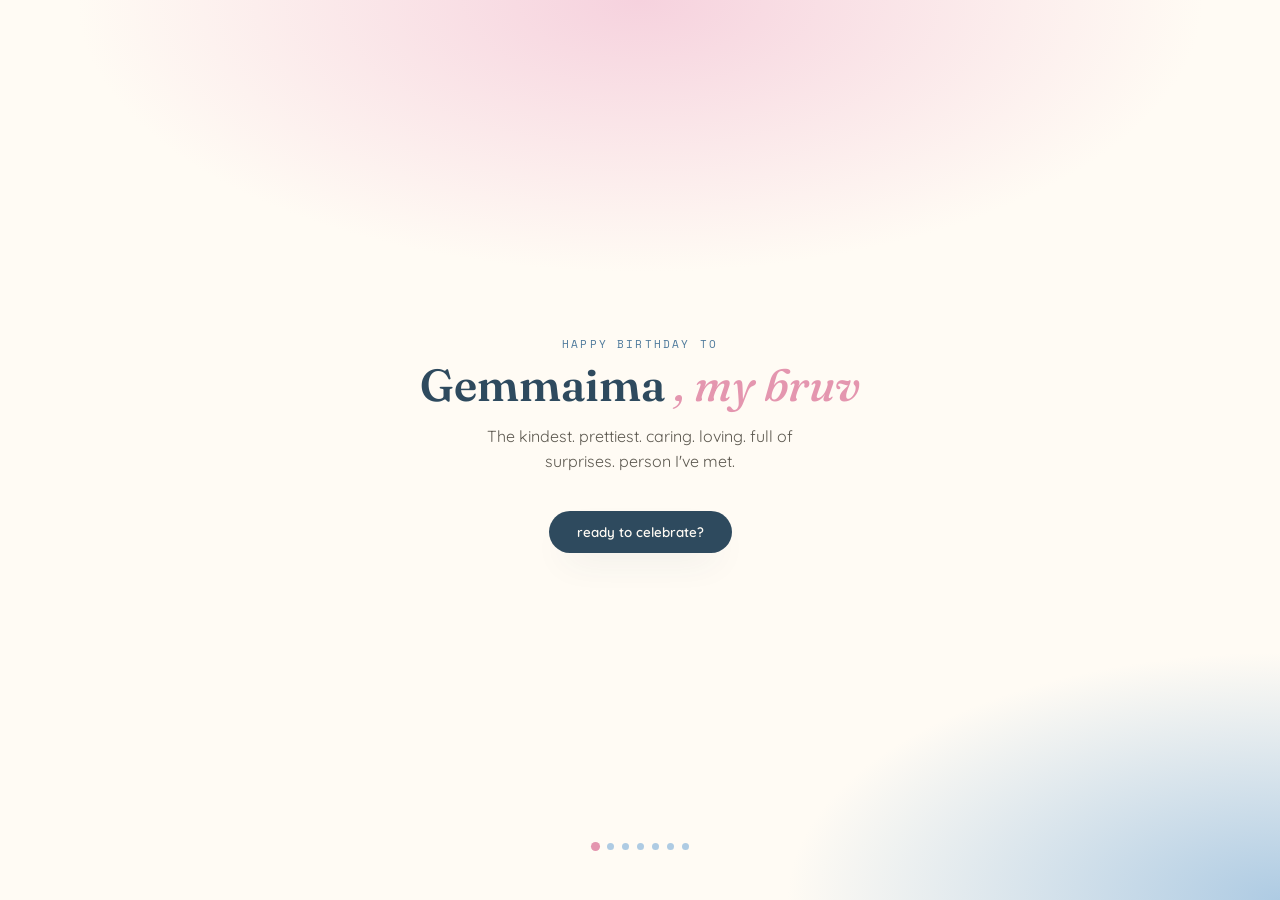
<file: index.html>
<!DOCTYPE html>
<html lang="en">
<head>
<meta charset="UTF-8">
<meta name="viewport" content="width=device-width, initial-scale=1.0, viewport-fit=cover">
<title>Geia's Birthday</title>
<link rel="preconnect" href="https://fonts.googleapis.com">
<link rel="preconnect" href="https://fonts.gstatic.com" crossorigin>
<link href="https://fonts.googleapis.com/css2?family=Fraunces:ital,opsz,wght@0,9..144,400;0,9..144,600;1,9..144,500;1,9..144,600&family=Quicksand:wght@400;500;600;700&family=Space+Mono:wght@400;700&display=swap" rel="stylesheet">
<link rel="stylesheet" href="css/style.css">
</head>
<body>

<div class="bgHearts" id="bgHearts" aria-hidden="true"></div>

<div class="wrapper">

  <main class="slides">

    <section class="slide show" id="slide-intro">
      <p class="tag">happy birthday to</p>
      <h1 class="title">Gemmaima <span class="nick">, my bruv</span></h1>
      <p class="introText">The kindest. prettiest. caring. loving. full of surprises. person I've met.</p>
      <button class="nextBtn" data-next="slide-cake">ready to celebrate?</button>
      <audio id="bgSong" loop autoplay muted playsinline>
        <source src="assets/audio/happy-birthday.mp3" type="audio/mpeg">
      </audio>
    </section>

    <section class="slide" id="slide-cake">
      <p class="tag">here's your cake baby</p>
      <h2 class="heading">go on, make a wish</h2>

      <div class="cakeWrap" id="cakeWrap">
        <span class="flame f1">🔥</span>
        <span class="flame f2">🔥</span>
        <span class="flame f3">🔥</span>
        <span class="cakeEmoji">🎂</span>
      </div>
      <button class="blowBtn" id="blowBtn">when you have it, blow out the candles</button>

      <div class="slideNav">
        <button class="backBtn" data-back="slide-intro">back</button>
        <button class="nextBtn" data-next="slide-time">next</button>
      </div>
    </section>

    <section class="slide" id="slide-time">
      <p class="tag">still counting</p>
      <h2 class="heading">somehow, it leads you to me</h2>

      <div class="stats" id="stats">
        <div class="stat"><span class="num" data-unit="years">0</span><span class="unit">years</span></div>
        <div class="stat"><span class="num" data-unit="months">0</span><span class="unit">months</span></div>
        <div class="stat"><span class="num" data-unit="days">0</span><span class="unit">days</span></div>
        <div class="stat"><span class="num" data-unit="hours">0</span><span class="unit">hrs</span></div>
        <div class="stat"><span class="num" data-unit="minutes">0</span><span class="unit">min</span></div>
        <div class="stat"><span class="num" data-unit="seconds">0</span><span class="unit">sec</span></div>
      </div>

      <button class="countdown" id="countdown">
        <span id="countdownTag">counting down to your day</span>
        <strong id="countdownValue">—</strong>
      </button>

      <div class="slideNav">
        <button class="backBtn" data-back="slide-cake">back</button>
        <button class="nextBtn" data-next="slide-surprise">next</button>
      </div>
    </section>

    <section class="slide" id="slide-surprise">
      <p class="tag-card">tap one</p>
      <h2 class="heading">in every love, a card holds</h2>
      <div class="cards" id="cards"></div>

      <div class="slideNav">
        <button class="backBtn" data-back="slide-time">back</button>
        <button class="nextBtn" data-next="slide-favorites">next</button>
      </div>
    </section>

    <section class="slide" id="slide-favorites">
      <p class="tag">all your favorites</p>
      <h2 class="heading">I will always remember</h2>

      <div class="colors">
        <span class="dot" style="background:#AECBE3">blue</span>
        <span class="dot" style="background:#FFFFFF; color:#4F7A9C;">white</span>
        <span class="dot" style="background:#E496AF">pink</span>
      </div>

      <div class="chips">
        <div class="chip">🐱 cats</div>
        <div class="chip">Miguel</div>
        <div class="chip">🐶 dogs</div>
      </div>

      <div class="song">
        <button class="playBtn" id="playBtn" aria-label="play White Ferrari">
          <span id="playIcon">♪</span>
        </button>
        <div class="songInfo">
          <span class="songName">White Ferrari</span>
          <span class="songTag">your favorite song</span>
        </div>
        <audio id="bgMusic" loop preload="none">
          <source src="assets/audio/white-ferrari.mp3" type="audio/mpeg">
        </audio>
      </div>

      <div class="slideNav">
        <button class="backBtn" data-back="slide-surprise">back</button>
        <button class="nextBtn" data-next="slide-letter">next</button>
      </div>
    </section>

    <section class="slide" id="slide-letter">
      <p class="tag">for you</p>
      <h2 class="heading">one more thing</h2>

      <button class="sealBtn" id="sealBtn">break the seal</button>
      <article class="letter" id="letter">
        <p>To the love of my life,</p>
        <p>I really want to make you happy and special in every way that is possible, sana this little suprise I've made for you brings a smile to your face.</p>
        <p>I will start by saying that you mean the world to me. Ever since I've met you, you've shown me what it means to be truly seen and loved. I'd like to think that in every universe, destiny would have brought us together.</p>
        <p>Happy happy birthday bruv! I've witness how you went through things that could've hardened you, and came out soft anyway. I love you for keeping to choose love on purpose, caring about people who weren't always careful with you back, kept being someone worth crossing a distance for.</p>
        <p>I may not have every words to describe everything but one thing I'm sure of is, I'd still wish you all the best this world could ever offer. Thank you for staying true with me, that's everything I want in this lifetime. Here's to the next year of your life, and the next chance I get to be in the same room as you again.</p>
        <p>I love you always, in all ways.</p>
        <p class="sign">— Migz</p>
      </article>

      <div class="slideNav">
        <button class="backBtn" data-back="slide-favorites">back</button>
        <button class="nextBtn" data-next="slide-end">next</button>
      </div>
    </section>

    <section class="slide" id="slide-end">
      <p class="tag">that's it</p>
      <h2 class="heading">happy birthday, bruv</h2>
      <p class="introText">go back through it as many times as you want.</p>
      <button class="backBtn" data-back="slide-intro">start over</button>
      <div class="confettiBtn">
        <button class="nextBtn" id="oneMoreBtn">one more surprise?</button>
      </div>
    </section>
  <img src="assets/img/birthday-pic.jpg" alt="" class="surprisePhoto" id="surprisePhoto">
  </main>

  <div class="progress" id="progress"></div>

</div>

<div class="overlay" id="overlay">
  <div class="popup" id="popup">
    <button class="closeBtn" id="closeBtn" aria-label="close">×</button>
    <p class="popupText" id="popupText"></p>
  </div>
</div>

<canvas id="confetti"></canvas>

<script src="js/script.js"></script>
</body>
</html>
</file>
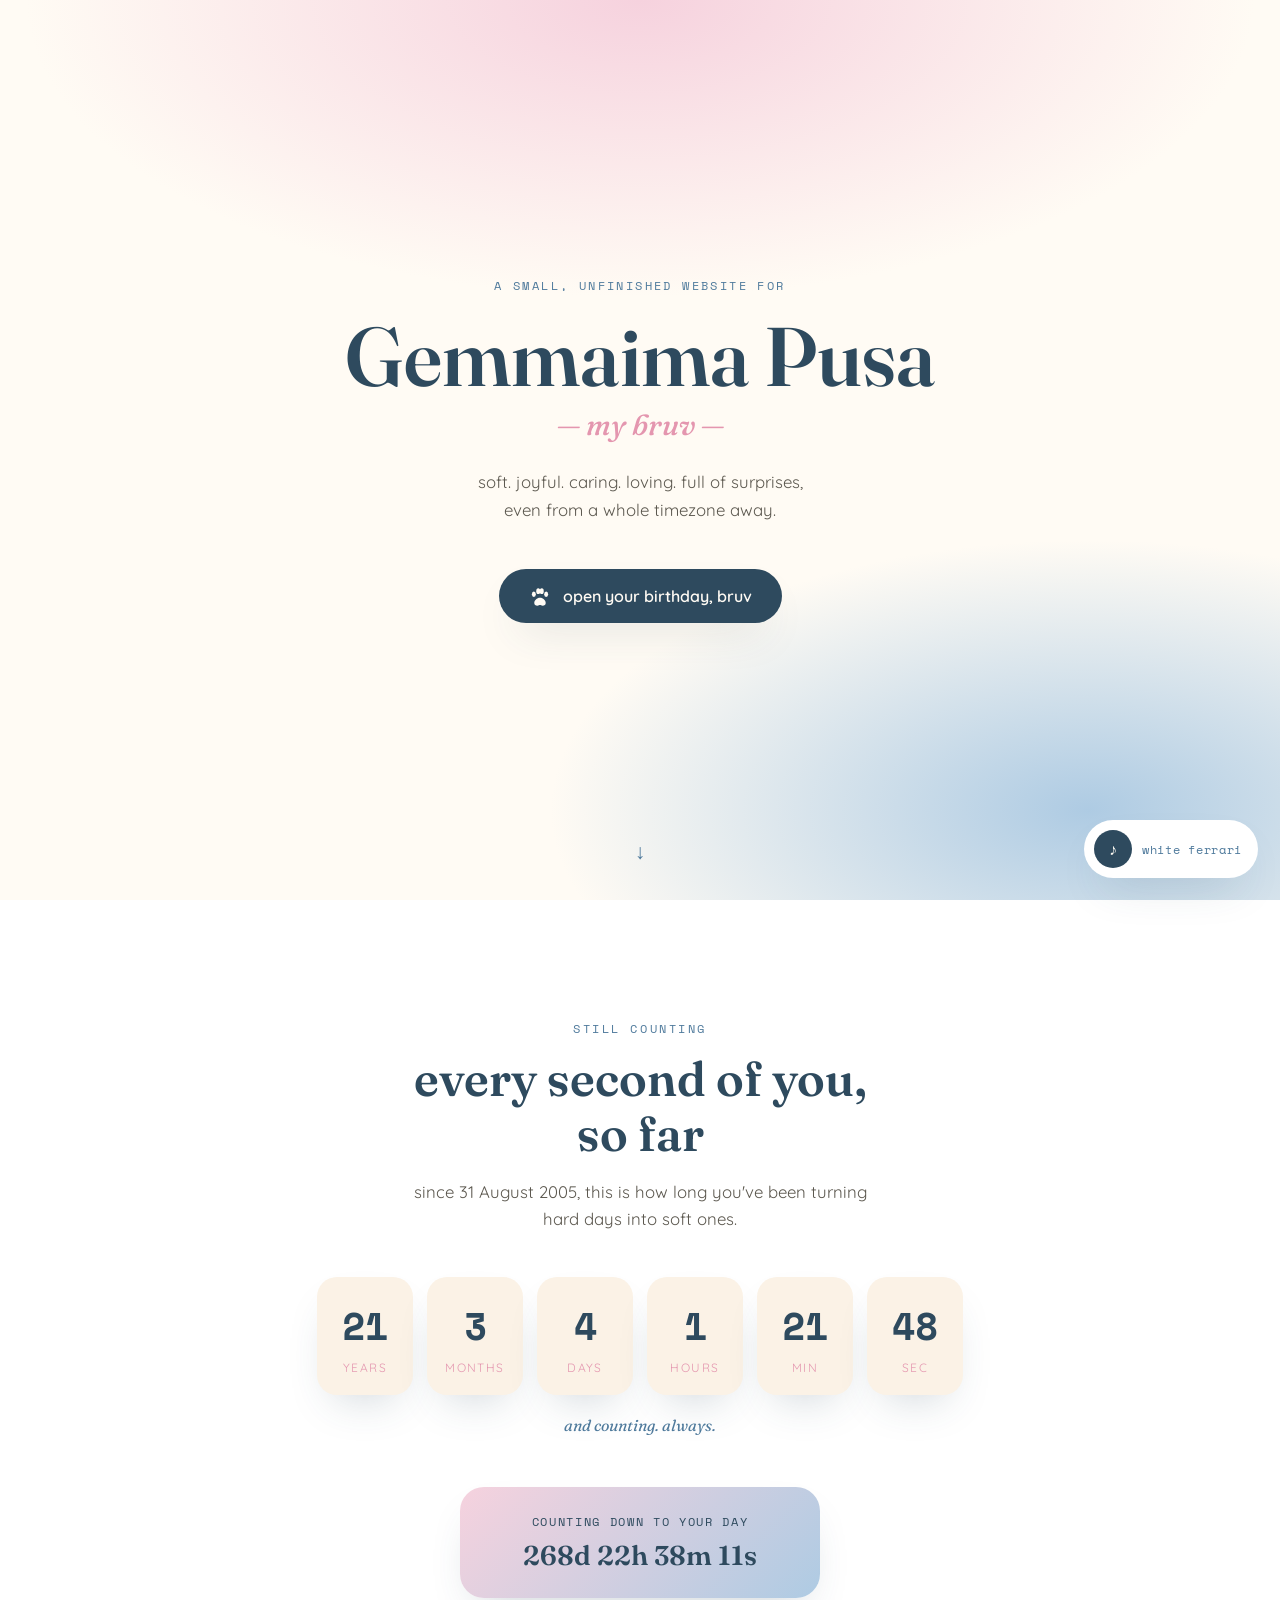
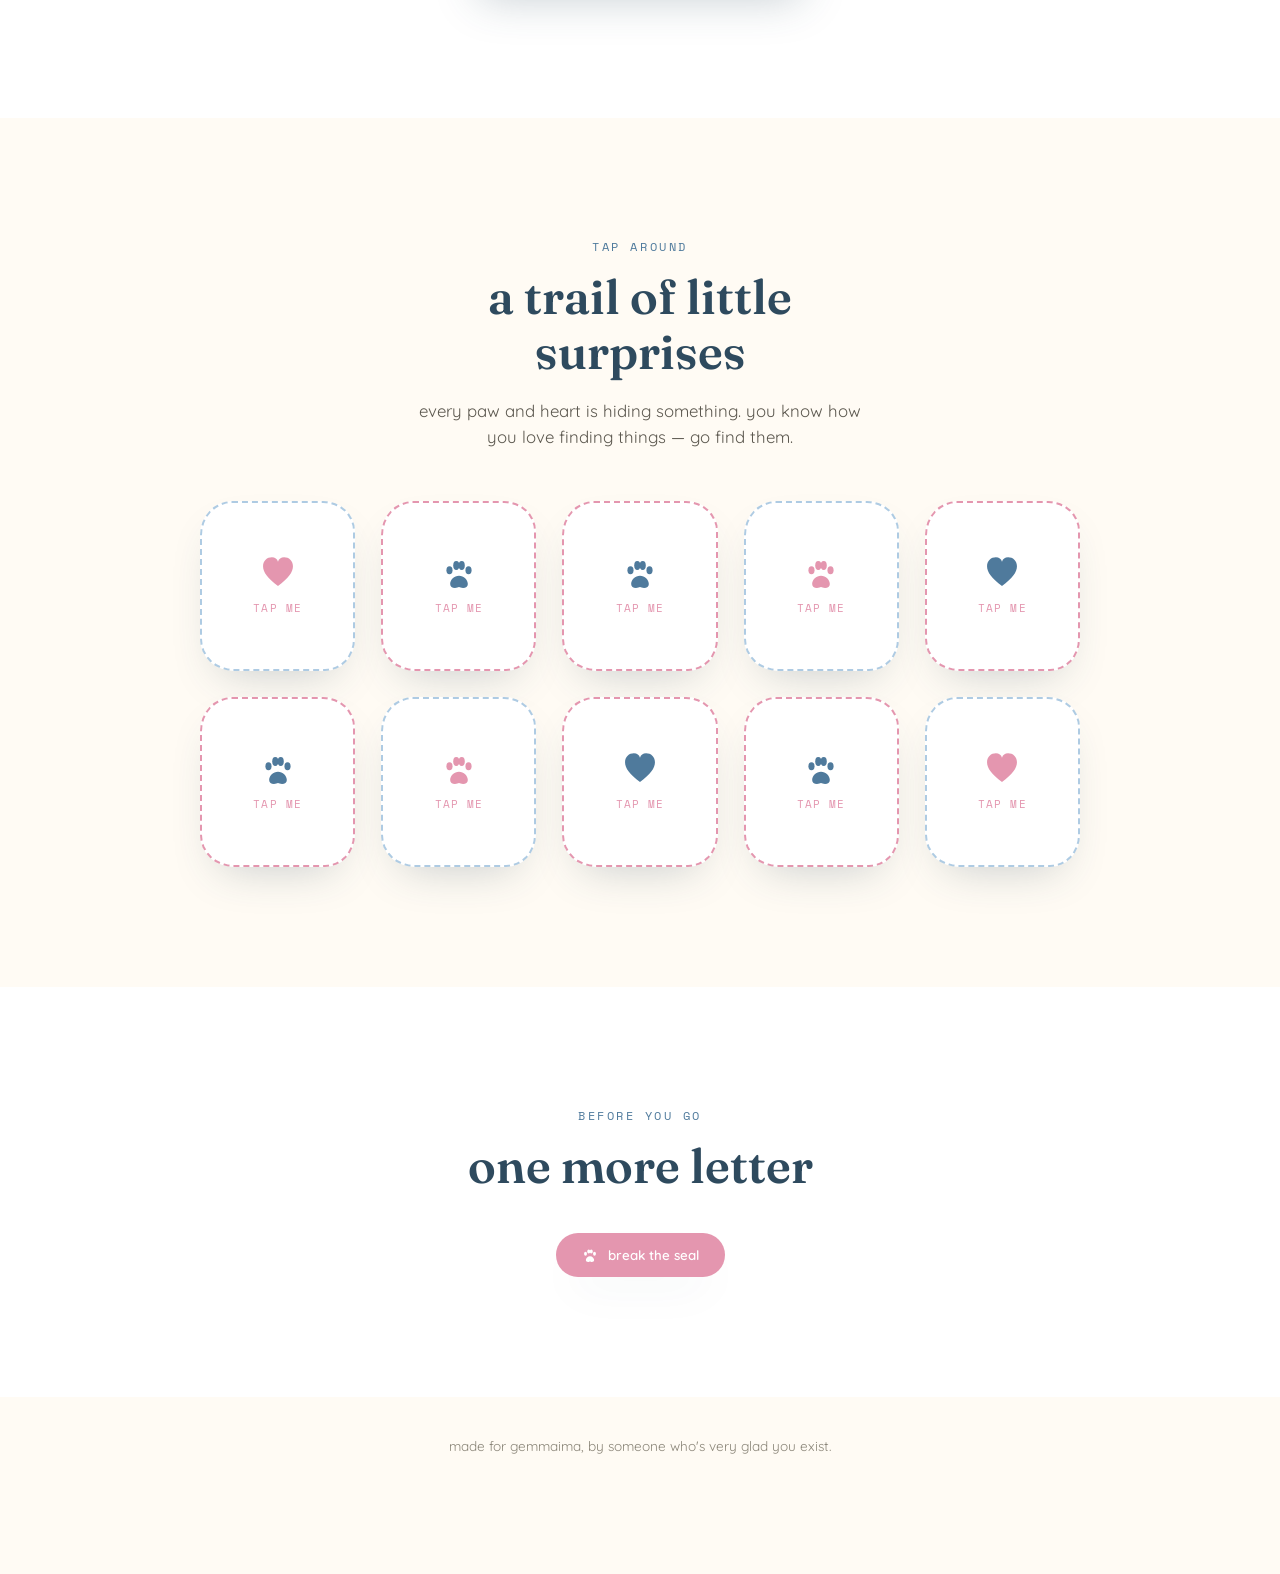
<file: gemmaima-birthday/index.html>
<!DOCTYPE html>
<html lang="en">
<head>
<meta charset="UTF-8">
<meta name="viewport" content="width=device-width, initial-scale=1.0">
<title>for bruv — happy birthday, Gemmaima</title>
<link rel="preconnect" href="https://fonts.googleapis.com">
<link rel="preconnect" href="https://fonts.gstatic.com" crossorigin>
<link href="https://fonts.googleapis.com/css2?family=Fraunces:ital,opsz,wght@0,9..144,400;0,9..144,600;1,9..144,500;1,9..144,600&family=Quicksand:wght@400;500;600;700&family=Space+Mono:wght@400;700&display=swap" rel="stylesheet">
<link rel="stylesheet" href="css/style.css">
</head>
<body>

<!-- floating ambient paws/hearts -->
<div class="ambient" id="ambient" aria-hidden="true"></div>

<!-- ============ HERO ============ -->
<header class="hero" id="hero">
  <p class="eyebrow">a small, unfinished website for</p>
  <h1 class="hero-name">Gemmaima Pusa</h1>
  <p class="hero-nickname">— my bruv —</p>
  <p class="hero-sub">soft. joyful. caring. loving. full of surprises,<br>even from a whole timezone away.</p>
  <button class="enter-btn" id="enterBtn">
    <span class="paw-icon" aria-hidden="true">
      <svg viewBox="0 0 100 100"><path d="M50 58c-14 0-26 12-26 24 0 8 6 12 14 12 6 0 9-3 12-3s6 3 12 3c8 0 14-4 14-12 0-12-12-24-26-24z"/><ellipse cx="22" cy="42" rx="9" ry="12"/><ellipse cx="42" cy="28" rx="9" ry="13"/><ellipse cx="58" cy="28" rx="9" ry="13"/><ellipse cx="78" cy="42" rx="9" ry="12"/></svg>
    </span>
    open your birthday, bruv
  </button>
  <div class="scroll-cue" aria-hidden="true">↓</div>
</header>

<!-- ============ LIVE COUNTER ============ -->
<section class="counter-section" id="counter-section">
  <p class="section-eyebrow">still counting</p>
  <h2 class="section-title">every second of you, so far</h2>
  <p class="section-blurb">since 31 August 2005, this is how long you've been turning hard days into soft ones.</p>

  <div class="counter-grid" id="ageCounter">
    <div class="counter-cell"><span class="counter-num" data-unit="years">0</span><span class="counter-label">years</span></div>
    <div class="counter-cell"><span class="counter-num" data-unit="months">0</span><span class="counter-label">months</span></div>
    <div class="counter-cell"><span class="counter-num" data-unit="days">0</span><span class="counter-label">days</span></div>
    <div class="counter-cell"><span class="counter-num" data-unit="hours">0</span><span class="counter-label">hours</span></div>
    <div class="counter-cell"><span class="counter-num" data-unit="minutes">0</span><span class="counter-label">min</span></div>
    <div class="counter-cell"><span class="counter-num" data-unit="seconds">0</span><span class="counter-label">sec</span></div>
  </div>
  <p class="counter-caption">and counting. always.</p>

  <div class="birthday-countdown" id="birthdayCountdown">
    <p class="countdown-label" id="countdownLabel">counting down to your day</p>
    <p class="countdown-value" id="countdownValue">—</p>
  </div>
</section>

<!-- ============ SURPRISE TRAIL ============ -->
<section class="trail-section" id="trail-section">
  <p class="section-eyebrow">tap around</p>
  <h2 class="section-title">a trail of little surprises</h2>
  <p class="section-blurb">every paw and heart is hiding something. you know how you love finding things — go find them.</p>

  <div class="trail-grid" id="trailGrid"></div>
</section>

<!-- ============ GRATITUDE LETTER ============ -->
<section class="letter-section" id="letter-section">
  <p class="section-eyebrow">before you go</p>
  <h2 class="section-title">one more letter</h2>
  <div class="letter-wrap" id="letterWrap">
    <button class="letter-seal" id="letterSeal">
      <span class="paw-icon small" aria-hidden="true">
        <svg viewBox="0 0 100 100"><path d="M50 58c-14 0-26 12-26 24 0 8 6 12 14 12 6 0 9-3 12-3s6 3 12 3c8 0 14-4 14-12 0-12-12-24-26-24z"/><ellipse cx="22" cy="42" rx="9" ry="12"/><ellipse cx="42" cy="28" rx="9" ry="13"/><ellipse cx="58" cy="28" rx="9" ry="13"/><ellipse cx="78" cy="42" rx="9" ry="12"/></svg>
      </span>
      break the seal
    </button>
    <article class="letter-body" id="letterBody">
      <p>bruv,</p>
      <p>we've met exactly once. six days, one timezone shared instead of two, and somehow it was enough to know. everything since has been video calls at odd hours, "good morning" texts that are actually "goodnight" texts, and loving someone mostly through a screen — and still, it's you.</p>
      <p>I don't think you fully see what I see. someone who went through things that could've hardened her, and came out soft anyway. someone who kept choosing joy on purpose, kept caring about people who weren't always careful with her back, kept being someone worth crossing a distance for.</p>
      <p>so happy birthday. thank you for every struggle you turned into a lesson instead of a wall. thank you for still being full of surprises, even now, even to me. I hope this whole silly little website made you smile at least once — that was the entire plan.</p>
      <p>here's to the next year of your life, and the next chance I get to be in the same room as you again.</p>
      <p class="letter-sign">— always, for you</p>
    </article>
  </div>
</section>

<!-- ============ FOOTER / MUSIC ============ -->
<footer class="site-footer">
  <p>made for gemmaima, by someone who's very glad you exist.</p>
</footer>

<!-- music player -->
<div class="music-player" id="musicPlayer">
  <button class="music-toggle" id="musicToggle" aria-label="play background music">
    <span class="music-icon" id="musicIcon">♪</span>
  </button>
  <span class="music-label">white ferrari</span>
  <audio id="bgMusic" loop preload="none">
    <source src="assets/audio/white-ferrari.mp3" type="audio/mpeg">
  </audio>
</div>

<!-- surprise modal -->
<div class="modal-overlay" id="modalOverlay">
  <div class="modal-card" id="modalCard">
    <button class="modal-close" id="modalClose" aria-label="close">×</button>
    <p class="modal-text" id="modalText"></p>
  </div>
</div>

<!-- birthday confetti canvas -->
<canvas id="confettiCanvas"></canvas>

<script src="js/script.js"></script>
</body>
</html>
</file>
<file: css/style.css>
:root{
  --cream: #FFFBF4;
  --cream-deep: #FBF2E6;
  --blue-soft: #AECBE3;
  --blue-deep: #4F7A9C;
  --blue-ink: #2E4A5E;
  --pink-blush: #F6D2DE;
  --pink-deep: #E496AF;
  --charcoal: #33302C;
  --gold: #E5B569;
  --white: #FFFFFF;
  --font-display: 'Fraunces', serif;
  --font-body: 'Quicksand', sans-serif;
  --font-mono: 'Space Mono', monospace;
  --shadow: 0 16px 36px -18px rgba(46,74,94,0.30);
}

*{box-sizing:border-box; margin:0; padding:0;}
html,body{height:100%;}
body{
  font-family:var(--font-body);
  background:
    radial-gradient(ellipse 80% 55% at 50% 0%, var(--pink-blush) 0%, transparent 55%),
    radial-gradient(ellipse 70% 50% at 100% 100%, var(--blue-soft) 0%, transparent 55%),
    var(--cream);
  color:var(--charcoal);
  overflow:hidden;
  -webkit-font-smoothing:antialiased;
}
button{font-family:inherit; cursor:pointer; border:none; background:none;}
:focus-visible{outline:3px solid var(--blue-deep); outline-offset:2px;}
@media (prefers-reduced-motion:reduce){
  *{animation-duration:0.001ms !important; transition-duration:0.001ms !important;}
}

.bgHearts{position:fixed; inset:0; pointer-events:none; z-index:0; overflow:hidden;}
.bgHearts span{
  position:absolute; bottom:-10%;
  opacity:0.28;
  animation:floatUp linear infinite;
}
.bgHearts span.heart{color:var(--pink-deep);}
.bgHearts span.balloon{opacity:0.4;}
@keyframes floatUp{ to{ transform:translateY(-115vh) rotate(20deg); opacity:0; } }

.wrapper{
  position:relative; z-index:1;
  height:100svh;
  display:flex;
  flex-direction:column;
  max-width:560px;
  margin:0 auto;
  padding:env(safe-area-inset-top) 0 env(safe-area-inset-bottom);
}

.slides{
  flex:1 1 auto;
  min-height:80%;
  position:relative;
}
.slide{
  position:absolute;
  inset:0;
  overflow-y:auto;
  padding:clamp(24px,6vh,48px) 24px 24px;
  display:flex;
  flex-direction:column;
  align-items:center;
  justify-content:center;
  text-align:center;
  opacity:0;
  transform:translateY(10px);
  pointer-events:none;
  transition:opacity 0.35s ease, transform 0.35s ease;
}
.slide.show{
  opacity:1;
  transform:translateY(0);
  pointer-events:auto;
}
.tag{
  font-family:var(--font-mono);
  font-size:0.68rem;
  letter-spacing:0.2em;
  text-transform:uppercase;
  color:var(--blue-deep);
  margin-bottom:8px;
}
.tag-card{
  margin-top:60px;
  font-family:var(--font-mono);
  font-size:0.68rem;
  letter-spacing:0.2em;
  text-transform:uppercase;
  color:var(--blue-deep);
  margin-bottom:8px;
}
.title{
  font-family:var(--font-display);
  font-weight:600;
  font-size:clamp(1.9rem,7vw,2.8rem);
  color:var(--blue-ink);
  line-height:1.1;
  margin-bottom:14px;
}
.nick{
  font-style:italic;
  font-weight:500;
  color:var(--pink-deep);
}
.introText{
  max-width:34ch;
  color:#5c584f;
  font-size:1rem;
  line-height:1.6;
  margin-bottom:clamp(24px,5vh,36px);
}
.heading{
  font-family:var(--font-display);
  font-weight:600;
  font-size:clamp(1.3rem,4.4vw,1.8rem);
  color:var(--blue-ink);
  max-width:20ch;
  margin-bottom:clamp(16px,4vh,28px);
  line-height:1.2;
}

.stats{
  display:grid;
  grid-template-columns:repeat(3,1fr);
  gap:10px;
  width:100%;
  max-width:380px;
}
.stat{
  background:var(--white);
  border-radius:18px;
  padding:clamp(10px,3vw,16px) 6px;
  box-shadow:var(--shadow);
}
.num{
  display:block;
  font-family:var(--font-mono);
  font-weight:700;
  font-size:clamp(1.3rem,5vw,1.8rem);
  color:var(--blue-ink);
  font-variant-numeric:tabular-nums;
}
.unit{
  display:block;
  margin-top:4px;
  font-size:0.65rem;
  letter-spacing:0.1em;
  text-transform:uppercase;
  color:var(--pink-deep);
}
.countdown{
  margin-top:clamp(18px,4vh,28px);
  display:flex; flex-direction:column; gap:6px;
  background:linear-gradient(135deg,var(--pink-blush),var(--blue-soft));
  border-radius:20px;
  padding:16px 24px;
  box-shadow:var(--shadow);
  transition:transform 0.2s ease;
}
.countdown:hover{transform:translateY(-2px);}
.countdown span{
  font-family:var(--font-mono);
  font-size:0.65rem;
  letter-spacing:0.1em;
  text-transform:uppercase;
  color:var(--blue-ink);
}
.countdown strong{
  font-family:var(--font-display);
  font-weight:600;
  font-size:clamp(1rem,3.6vw,1.3rem);
  color:var(--blue-ink);
}

.cards{
  display:grid;
  grid-template-columns:repeat(3,1fr);
  gap:12px;
  width:100%;
  max-width:420px;
}
.card{
  aspect-ratio:4/5;
  perspective:900px;
}
.cardFlip{
  position:relative; width:100%; height:100%;
  transition:transform 0.6s cubic-bezier(.4,.2,.2,1);
  transform-style:preserve-3d;
}
.card.flipped .cardFlip{transform:rotateY(180deg);}
.face{
  position:absolute; inset:0;
  display:flex; align-items:center; justify-content:center;
  border-radius:20px;
  backface-visibility:hidden;
  padding:8px;
}
.faceFront{
  background:var(--white);
  border:2px dashed var(--pink-deep);
  color:var(--pink-deep);
  font-size:1.4rem;
  box-shadow:var(--shadow);
}
.faceBack{
  background:var(--blue-ink);
  color:var(--cream);
  transform:rotateY(180deg);
  font-family:var(--font-display);
  font-style:italic;
  font-size:0.68rem;
  line-height:1.35;
}
.card:nth-child(3n+2) .faceBack{background:var(--pink-deep);}
.card:nth-child(3n) .faceBack{background:var(--blue-deep);}

.colors{display:flex; gap:10px; margin-bottom:16px;}
.dot{
  width:74px; height:74px;
  border-radius:50%;
  display:flex; align-items:center; justify-content:center;
  font-family:var(--font-mono);
  font-size:0.68rem;
  color:var(--white);
  box-shadow:var(--shadow);
  border:1px solid rgba(0,0,0,0.06);
}
.chips{display:flex; gap:10px; margin-bottom:20px;}
.chip{
  background:var(--white);
  border-radius:999px;
  padding:10px 18px;
  font-weight:600;
  color:var(--blue-ink);
  box-shadow:var(--shadow);
}
.song{
  display:flex; align-items:center; gap:14px;
  background:var(--white);
  border-radius:20px;
  padding:14px 20px;
  box-shadow:var(--shadow);
  width:100%;
  max-width:320px;
}
.playBtn{
  flex:0 0 auto;
  width:44px; height:44px; border-radius:50%;
  background:var(--blue-ink);
  color:var(--cream);
  display:flex; align-items:center; justify-content:center;
  font-size:1.1rem;
  transition:background 0.2s ease;
}
.playBtn.playing{background:var(--pink-deep);}
.songInfo{display:flex; flex-direction:column; text-align:left;}
.songName{font-family:var(--font-display); font-weight:600; color:var(--blue-ink);}
.songTag{font-size:0.72rem; color:var(--pink-deep);}

.sealBtn{
  background:var(--pink-deep);
  color:var(--white);
  font-weight:600;
  padding:14px 26px;
  border-radius:999px;
  box-shadow:var(--shadow);
  transition:transform 0.2s ease;
}
.sealBtn:hover{transform:translateY(-2px);}
.sealBtn.hidden{display:none;}
.letter{
  margin-top:20px;
  max-width:46ch;
  text-align:justify;
  background:var(--cream-deep);
  border-radius:22px;
  padding:clamp(18px,4vw,28px);
  box-shadow:var(--shadow);
  font-family:var(--font-display);
  font-size:0.70rem;
  line-height:1.65;
  color:#3d3a34;
  display:none;
  opacity:0;
  transform:translateY(10px);
  transition:opacity 0.6s ease, transform 0.6s ease;
}
.letter.show{display:block;}
.letter.reveal{opacity:1; transform:translateY(0);}
.letter p{margin-bottom:12px;}
.sign{font-style:italic; color:var(--blue-ink);}

.cakeWrap{
  position:relative;
  display:inline-flex;
  align-items:flex-end;
  justify-content:center;
  margin-bottom:clamp(20px,5vh,32px);
}
.cakeEmoji{font-size:clamp(5.5rem,22vw,8rem); line-height:1;}
.flame{
  position:absolute;
  top:-6px;
  font-size:clamp(1.1rem,4vw,1.5rem);
  transition:opacity 0.5s ease, transform 0.5s ease;
  animation:flicker 1.6s ease-in-out infinite;
}
.flame.f1{left:25%;}
.flame.f2{left:41%; top:-10px;}
.flame.f3{left:58%;}
.flame.out{opacity:0; transform:translateY(-6px) scale(0.4);}
@keyframes flicker{0%,100%{transform:scale(1) rotate(-2deg);} 50%{transform:scale(1.1) rotate(2deg);}}
.blowBtn{
  background:var(--blue-ink);
  color:var(--cream);
  font-weight:600;
  padding:14px 26px;
  border-radius:999px;
  box-shadow:var(--shadow);
  transition:transform 0.2s ease;
}
.blowBtn:hover{transform:translateY(-2px);}
.blowBtn.done{background:var(--pink-deep);}

.confettiBtn{margin-top:20px;}

.slideNav{
  display:flex; gap:12px;
  margin-top:clamp(20px,5vh,36px);
}
.nextBtn, .backBtn{
  padding:13px 28px;
  border-radius:999px;
  font-weight:600;
  box-shadow:var(--shadow);
  transition:transform 0.2s ease;
}
.nextBtn{background:var(--blue-ink); color:var(--cream);}
.backBtn{background:var(--white); color:var(--blue-deep);}
.nextBtn:hover, .backBtn:hover{transform:translateY(-2px);}
#slide-intro .nextBtn, #slide-end .backBtn{margin-top:0;}

.progress{
  flex:0 0 auto;
  display:flex;
  justify-content:center;
  gap:8px;
  padding:14px 0 calc(14px + env(safe-area-inset-bottom));
}
.progress span{
  width:7px; height:7px;
  border-radius:50%;
  background:var(--blue-soft);
  transition:background 0.3s ease, transform 0.3s ease;
}
.progress span.current{
  background:var(--pink-deep);
  transform:scale(1.3);
}

.overlay{
  position:fixed; inset:0; z-index:50;
  background:rgba(46,74,94,0.55);
  display:flex; align-items:center; justify-content:center;
  padding:24px;
  opacity:0; pointer-events:none;
  transition:opacity 0.3s ease;
}
.overlay.open{opacity:1; pointer-events:auto;}
.popup{
  position:relative;
  max-width:360px;
  background:var(--white);
  border-radius:24px;
  padding:32px 26px;
  text-align:center;
  transform:scale(0.9);
  transition:transform 0.3s ease;
  box-shadow:0 30px 60px -20px rgba(0,0,0,0.35);
}
.overlay.open .popup{transform:scale(1);}
.popupText{
  font-family:var(--font-display);
  font-style:italic;
  font-size:1.05rem;
  line-height:1.55;
  color:var(--blue-ink);
}
.closeBtn{
  position:absolute; top:10px; right:14px;
  font-size:1.3rem; color:var(--pink-deep);
}

#confetti{
  position:fixed; inset:0; z-index:100;
  pointer-events:none;
  display:none;
}

.surprisePhoto{
  margin-top:170px;
  width:100%;
  padding:10px;
  border-radius:20px;
  box-shadow:var(--shadow);
  opacity:0;
  display:none;
}
.surprisePhoto.show{
  display:block;
  opacity:1;
  transform:scale(1);
}

@media (min-width:640px){
  body{overflow:auto;}
  .wrapper{
    height:auto;
    min-height:100svh;
    padding-top:4vh; padding-bottom:4vh;
  }
  .slides{min-height:520px;}
}
@media (max-height:600px){
  .slide{padding-top:50px;}
  .heading{margin-bottom:50px;}
}

@media (max-width:600px){
.card{aspect-ratio:3/5;}
}
</file>
<file: gemmaima-birthday/css/style.css>
/* ============================================
   GEMMAIMA'S BIRTHDAY — design tokens
   palette: cream base, sky blue, blush pink
   type: Fraunces (display) / Quicksand (body) / Space Mono (data)
   signature: the paw & heart "surprise trail"
   ============================================ */

:root{
  --cream:        #FFFBF4;
  --cream-deep:   #FBF2E6;
  --blue-soft:    #AECBE3;
  --blue-deep:    #4F7A9C;
  --blue-ink:     #2E4A5E;
  --pink-blush:   #F6D2DE;
  --pink-deep:    #E496AF;
  --charcoal:     #33302C;
  --gold:         #E5B569;
  --white:        #FFFFFF;

  --font-display: 'Fraunces', serif;
  --font-body:    'Quicksand', sans-serif;
  --font-mono:    'Space Mono', monospace;

  --radius-soft: 28px;
  --shadow-soft: 0 20px 45px -20px rgba(46,74,94,0.28);
}

*{box-sizing:border-box; margin:0; padding:0;}
html{scroll-behavior:smooth;}
body{
  font-family:var(--font-body);
  background:var(--cream);
  color:var(--charcoal);
  overflow-x:hidden;
  -webkit-font-smoothing:antialiased;
}
@media (prefers-reduced-motion:reduce){
  *{animation-duration:0.001ms !important; animation-iteration-count:1 !important; transition-duration:0.001ms !important;}
  html{scroll-behavior:auto;}
}
button{font-family:inherit; cursor:pointer; border:none; background:none;}
:focus-visible{outline:3px solid var(--blue-deep); outline-offset:3px;}

/* ---------- ambient background ---------- */
.ambient{position:fixed; inset:0; pointer-events:none; z-index:0; overflow:hidden;}
.ambient span{
  position:absolute; bottom:-10%;
  opacity:0.35;
  animation:float-up linear infinite;
  color:var(--pink-deep);
}
@keyframes float-up{
  to{transform:translateY(-115vh) rotate(25deg); opacity:0;}
}

/* ---------- shared section chrome ---------- */
section{
  position:relative; z-index:1;
  padding:min(14vw,120px) 6vw;
  text-align:center;
}
.section-eyebrow{
  font-family:var(--font-mono);
  font-size:0.72rem;
  letter-spacing:0.22em;
  text-transform:uppercase;
  color:var(--blue-deep);
  margin-bottom:14px;
}
.section-title{
  font-family:var(--font-display);
  font-weight:600;
  font-size:clamp(1.8rem,4.6vw,3rem);
  color:var(--blue-ink);
  max-width:16ch;
  margin:0 auto 18px;
  line-height:1.15;
}
.section-blurb{
  max-width:46ch;
  margin:0 auto;
  color:#5c584f;
  font-size:1.05rem;
  line-height:1.6;
}

/* ============ HERO ============ */
.hero{
  min-height:100svh;
  display:flex; flex-direction:column; align-items:center; justify-content:center;
  text-align:center;
  padding:8vw 6vw;
  position:relative; z-index:1;
  background:
    radial-gradient(ellipse 80% 55% at 50% 0%, var(--pink-blush) 0%, transparent 60%),
    radial-gradient(ellipse 70% 50% at 85% 90%, var(--blue-soft) 0%, transparent 60%),
    var(--cream);
}
.eyebrow{
  font-family:var(--font-mono);
  font-size:0.75rem;
  letter-spacing:0.2em;
  text-transform:uppercase;
  color:var(--blue-deep);
  margin-bottom:20px;
}
.hero-name{
  font-family:var(--font-display);
  font-weight:600;
  font-size:clamp(2.6rem,9vw,5.2rem);
  color:var(--blue-ink);
  line-height:1.02;
}
.hero-nickname{
  font-family:var(--font-display);
  font-style:italic;
  font-weight:500;
  font-size:clamp(1.3rem,3vw,1.8rem);
  color:var(--pink-deep);
  margin-top:8px;
}
.hero-sub{
  margin-top:26px;
  max-width:38ch;
  font-size:1.05rem;
  line-height:1.7;
  color:#5c584f;
}
.enter-btn{
  margin-top:44px;
  display:inline-flex; align-items:center; gap:12px;
  background:var(--blue-ink);
  color:var(--cream);
  font-family:var(--font-body);
  font-weight:600;
  font-size:1rem;
  padding:16px 30px;
  border-radius:999px;
  box-shadow:var(--shadow-soft);
  transition:transform 0.25s ease, background 0.25s ease;
}
.enter-btn:hover{transform:translateY(-3px); background:var(--blue-deep);}
.paw-icon{width:22px; height:22px; display:inline-flex;}
.paw-icon.small{width:16px; height:16px;}
.paw-icon svg{width:100%; height:100%; fill:currentColor;}
.scroll-cue{
  position:absolute; bottom:36px; left:50%; transform:translateX(-50%);
  color:var(--blue-deep); font-size:1.3rem;
  animation:bob 2.2s ease-in-out infinite;
}
@keyframes bob{0%,100%{transform:translate(-50%,0);} 50%{transform:translate(-50%,10px);}}

/* ============ COUNTER ============ */
.counter-section{background:var(--white);}
.counter-grid{
  display:flex; flex-wrap:wrap; justify-content:center; gap:14px;
  margin-top:44px;
}
.counter-cell{
  background:var(--cream-deep);
  border-radius:20px;
  padding:20px 16px;
  min-width:96px;
  box-shadow:var(--shadow-soft);
}
.counter-num{
  display:block;
  font-family:var(--font-mono);
  font-weight:700;
  font-size:clamp(1.6rem,4vw,2.4rem);
  color:var(--blue-ink);
  font-variant-numeric:tabular-nums;
}
.counter-label{
  display:block;
  margin-top:6px;
  font-size:0.75rem;
  letter-spacing:0.12em;
  text-transform:uppercase;
  color:var(--pink-deep);
}
.counter-caption{
  margin-top:20px;
  font-style:italic;
  font-family:var(--font-display);
  color:var(--blue-deep);
}
.birthday-countdown{
  margin:52px auto 0;
  max-width:360px;
  background:linear-gradient(135deg,var(--pink-blush),var(--blue-soft));
  border-radius:24px;
  padding:26px;
  box-shadow:var(--shadow-soft);
}
.countdown-label{
  font-family:var(--font-mono);
  font-size:0.75rem;
  letter-spacing:0.14em;
  text-transform:uppercase;
  color:var(--blue-ink);
  margin-bottom:8px;
}
.countdown-value{
  font-family:var(--font-display);
  font-weight:600;
  font-size:clamp(1.2rem,3vw,1.7rem);
  color:var(--blue-ink);
}

/* ============ SURPRISE TRAIL (signature) ============ */
.trail-section{background:var(--cream);}
.trail-grid{
  margin-top:50px;
  display:grid;
  grid-template-columns:repeat(auto-fit,minmax(150px,1fr));
  gap:26px;
  max-width:880px;
  margin-left:auto; margin-right:auto;
}
.trail-card{
  position:relative;
  height:170px;
  perspective:1200px;
}
.trail-card-inner{
  position:relative; width:100%; height:100%;
  transition:transform 0.7s cubic-bezier(.4,.2,.2,1);
  transform-style:preserve-3d;
}
.trail-card.flipped .trail-card-inner{transform:rotateY(180deg);}
.trail-face{
  position:absolute; inset:0;
  display:flex; flex-direction:column; align-items:center; justify-content:center;
  gap:10px;
  backface-visibility:hidden;
  border-radius:32px 32px 30px 34px / 34px 30px 32px 32px;
  box-shadow:var(--shadow-soft);
  padding:14px;
}
.trail-front{
  background:var(--white);
  border:2px dashed var(--pink-deep);
  color:var(--blue-deep);
}
.trail-front .paw-icon{width:34px; height:34px;}
.trail-front span.tap-hint{
  font-family:var(--font-mono);
  font-size:0.68rem;
  letter-spacing:0.1em;
  text-transform:uppercase;
  color:var(--pink-deep);
}
.trail-back{
  background:var(--blue-ink);
  color:var(--cream);
  transform:rotateY(180deg);
  font-family:var(--font-display);
  font-style:italic;
  font-size:0.95rem;
  line-height:1.4;
}
.trail-card:nth-child(3n+1) .trail-front{border-color:var(--blue-soft); color:var(--pink-deep);}
.trail-card:nth-child(3n+2) .trail-back{background:var(--pink-deep);}
.trail-card:nth-child(3n) .trail-back{background:var(--blue-deep);}

/* ============ LETTER ============ */
.letter-section{background:var(--white);}
.letter-wrap{margin-top:40px; display:flex; flex-direction:column; align-items:center;}
.letter-seal{
  display:inline-flex; align-items:center; gap:10px;
  background:var(--pink-deep);
  color:var(--white);
  font-weight:600;
  padding:14px 26px;
  border-radius:999px;
  box-shadow:var(--shadow-soft);
  transition:transform 0.25s ease;
}
.letter-seal:hover{transform:translateY(-3px);}
.letter-seal.hidden{display:none;}
.letter-body{
  max-width:56ch;
  text-align:left;
  margin-top:36px;
  background:var(--cream-deep);
  border-radius:var(--radius-soft);
  padding:clamp(24px,5vw,48px);
  box-shadow:var(--shadow-soft);
  font-family:var(--font-display);
  font-size:1.08rem;
  line-height:1.85;
  color:#3d3a34;
  display:none;
  opacity:0;
  transform:translateY(14px);
  transition:opacity 0.7s ease, transform 0.7s ease;
}
.letter-body.show{display:block;}
.letter-body.reveal{opacity:1; transform:translateY(0);}
.letter-body p{margin-bottom:16px;}
.letter-sign{font-style:italic; color:var(--pink-deep);}

/* ============ FOOTER ============ */
.site-footer{
  text-align:center;
  padding:40px 6vw 120px;
  font-size:0.85rem;
  color:#8a8578;
}

/* ============ MUSIC PLAYER ============ */
.music-player{
  position:fixed; bottom:22px; right:22px; z-index:20;
  display:flex; align-items:center; gap:10px;
  background:var(--white);
  border-radius:999px;
  padding:10px 16px 10px 10px;
  box-shadow:var(--shadow-soft);
}
.music-toggle{
  width:38px; height:38px; border-radius:50%;
  background:var(--blue-ink);
  color:var(--cream);
  display:flex; align-items:center; justify-content:center;
  font-size:1rem;
  transition:background 0.2s ease;
}
.music-toggle.playing{background:var(--pink-deep);}
.music-label{
  font-family:var(--font-mono);
  font-size:0.72rem;
  letter-spacing:0.06em;
  color:var(--blue-deep);
}

/* ============ MODAL ============ */
.modal-overlay{
  position:fixed; inset:0; z-index:50;
  background:rgba(46,74,94,0.55);
  display:flex; align-items:center; justify-content:center;
  padding:24px;
  opacity:0; pointer-events:none;
  transition:opacity 0.3s ease;
}
.modal-overlay.open{opacity:1; pointer-events:auto;}
.modal-card{
  position:relative;
  max-width:420px;
  background:var(--white);
  border-radius:26px;
  padding:38px 30px;
  text-align:center;
  transform:scale(0.9);
  transition:transform 0.3s ease;
  box-shadow:0 30px 60px -20px rgba(0,0,0,0.35);
}
.modal-overlay.open .modal-card{transform:scale(1);}
.modal-text{
  font-family:var(--font-display);
  font-style:italic;
  font-size:1.15rem;
  line-height:1.6;
  color:var(--blue-ink);
}
.modal-close{
  position:absolute; top:12px; right:16px;
  font-size:1.4rem; color:var(--pink-deep);
  line-height:1;
}

/* ============ CONFETTI ============ */
#confettiCanvas{
  position:fixed; inset:0; z-index:100;
  pointer-events:none;
  display:none;
}

/* ---------- responsive ---------- */
@media (max-width:520px){
  .counter-grid{gap:10px;}
  .counter-cell{min-width:80px; padding:16px 10px;}
  .trail-grid{grid-template-columns:repeat(2,1fr);}
  .music-player{bottom:14px; right:14px;}
}
</file>
